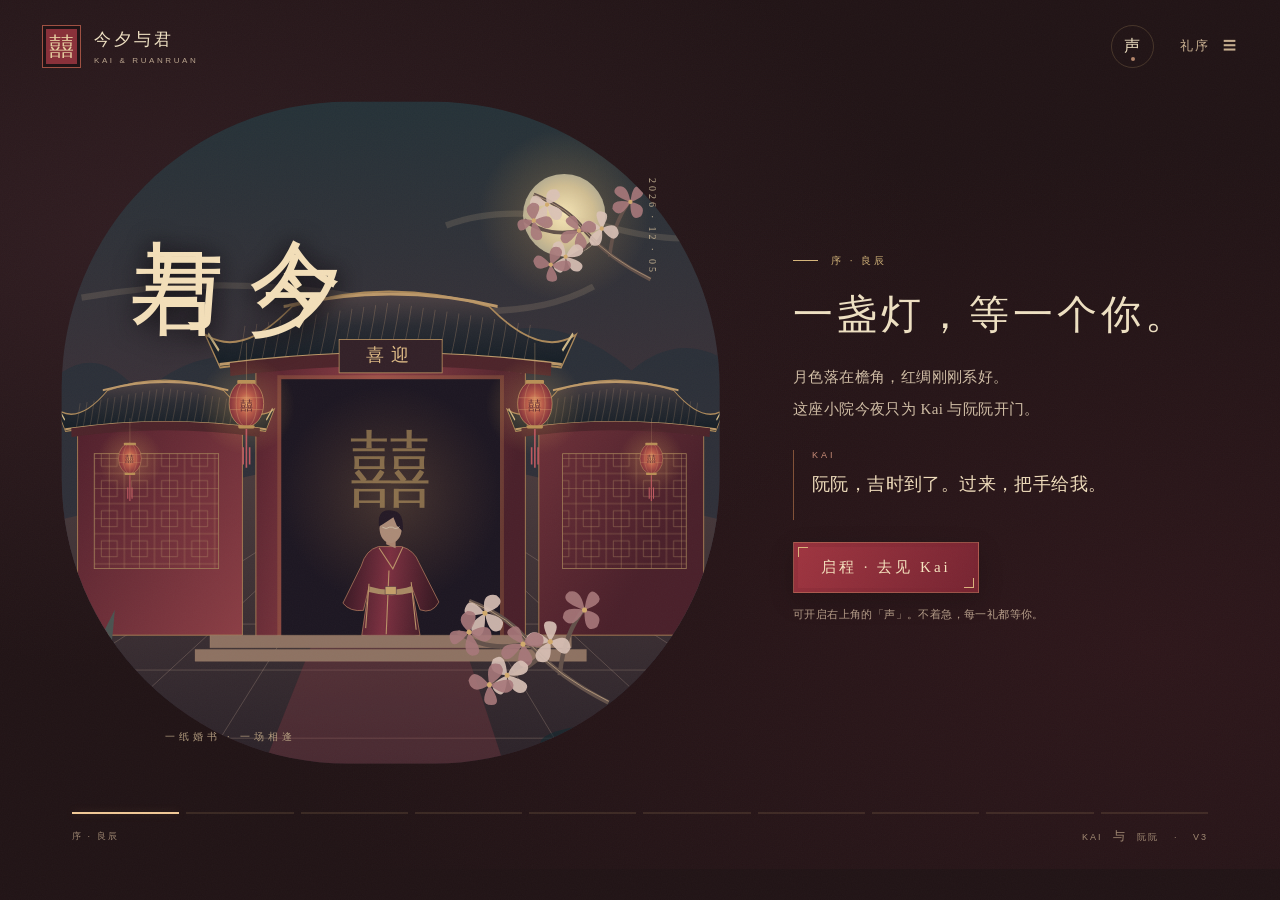
<file: index.html>
<!doctype html>
<html lang="zh-CN">
<head>
<meta charset="utf-8">
<meta name="viewport" content="width=device-width,initial-scale=1,viewport-fit=cover">
<meta name="theme-color" content="#241213">
<meta name="description" content="今夕与君，一场为 Kai 与阮阮写下的中式互动婚礼。">
<meta name="wedding-version" content="3.0.0">
<title>今夕与君 · Kai 与阮阮</title>
<link rel="icon" href="data:image/svg+xml,%3Csvg xmlns='http://www.w3.org/2000/svg' viewBox='0 0 80 80'%3E%3Crect width='80' height='80' rx='20' fill='%23882430'/%3E%3Ctext x='40' y='57' text-anchor='middle' fill='%23ecd3a0' font-size='53'%3E囍%3C/text%3E%3C/svg%3E">
<link rel="stylesheet" href="./v3/style.css?v=3.0.0">
<script defer src="./v3/app.js?v=3.0.0"></script>
</head>
<body>
<div class="grain" aria-hidden="true"></div>
<header class="topbar"><a class="brand" href="#" id="home" aria-label="返回婚礼封面"><span class="brand-seal">囍</span><span>今夕与君<small>KAI & RUANRUAN</small></span></a><nav aria-label="婚礼设置"><button class="round" id="sound" aria-label="开启声音" aria-pressed="false">声<span class="off-dot"></span></button><button class="menu-button" id="menu" aria-label="打开礼序">礼序 <span>☰</span></button></nav></header>
<main id="main" class="layout" data-scene="intro">
  <div class="theatre" id="theatre"><div class="scenery" id="scenery" aria-hidden="true"></div><div id="stage"></div><div class="fireflies" aria-hidden="true"></div></div>
  <article class="story" id="story"></article>
</main>
<footer class="footer"><div class="chapter-progress" id="progress" aria-label="仪式进度"></div><div class="folio"><span id="chapterLabel">序 · 良辰</span><span>KAI <i>与</i> 阮阮 <b>·</b> V3</span></div></footer>
<div class="notice" id="notice" role="status" aria-live="polite"></div>
<dialog id="dialog"><div class="modal-top"><span id="modalKicker">今夕与君</span><button id="closeDialog" class="round" aria-label="关闭">×</button></div><div id="modalContent"></div></dialog>
<noscript><p class="no-script">这座小喜堂需要浏览器启用 JavaScript，才能推门、点烛与写下婚书。</p></noscript>
</body>
</html>
</file>
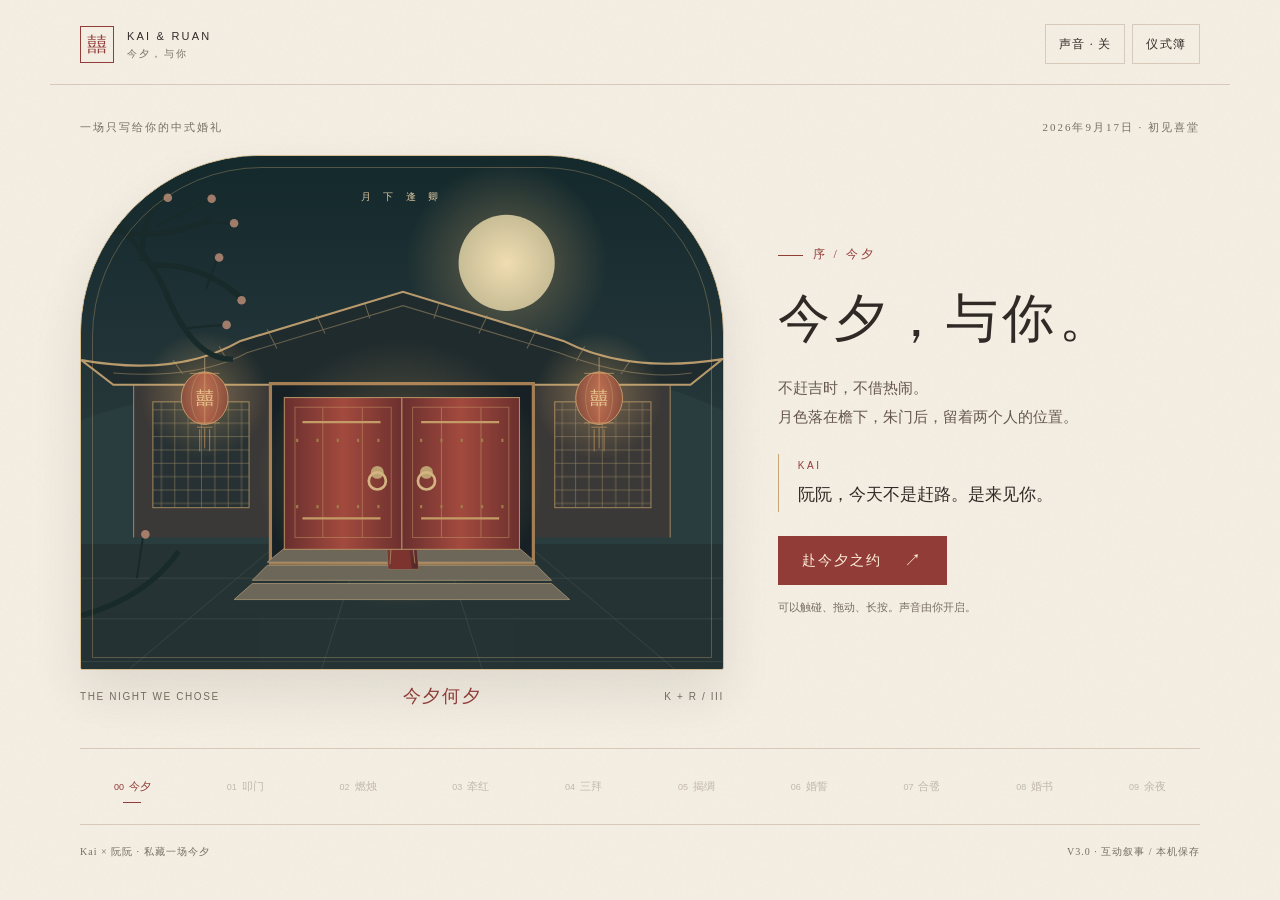
<file: v3/index.html>
<!doctype html>
<html lang="zh-CN">
<head>
<meta charset="utf-8"><meta name="viewport" content="width=device-width,initial-scale=1,viewport-fit=cover"><meta name="theme-color" content="#f4eee3"><meta name="description" content="今夕，与你。Kai 与阮阮的中式互动婚礼。"><meta name="wedding-version" content="3.0.0"><title>今夕，与你 · Kai × 阮阮</title>
<style>
:root{--paper:#f4eee3;--ink:#302a27;--red:#923c38;--gold:#c9a575;--muted:#786e63;--line:#d8cbbb;--serif:"Songti SC","STSong","Noto Serif CJK SC",serif}*{box-sizing:border-box}body{margin:0;background:var(--paper);color:var(--ink);font-family:var(--serif);-webkit-font-smoothing:antialiased}body:before{content:"";position:fixed;inset:0;pointer-events:none;opacity:.23;background:url("data:image/svg+xml,%3Csvg xmlns='http://www.w3.org/2000/svg' width='140' height='140'%3E%3Cfilter id='n'%3E%3CfeTurbulence baseFrequency='.65' numOctaves='3' stitchTiles='stitch'/%3E%3C/filter%3E%3Cpath fill='%23877050' opacity='.16' filter='url(%23n)' d='M0 0h140v140H0z'/%3E%3C/svg%3E")}button,input,textarea{font:inherit}button{cursor:pointer;touch-action:manipulation;-webkit-tap-highlight-color:transparent}button:disabled{opacity:.5;cursor:default}button:focus-visible,textarea:focus-visible,input:focus-visible{outline:2px solid var(--red);outline-offset:5px}button{color:inherit}header{max-width:1180px;margin:auto;padding:calc(24px + env(safe-area-inset-top)) 30px 20px;display:flex;align-items:center;justify-content:space-between;gap:12px;border-bottom:1px solid var(--line)}.brand{display:flex;align-items:center;gap:13px}.seal-small{border:1px solid var(--red);color:var(--red);font-size:20px;padding:4px 6px}.brand-name{font:11px/1.8 sans-serif;letter-spacing:.2em}.brand-name small{display:block;font:10px var(--serif);letter-spacing:.22em;color:var(--muted)}.tools{display:flex;gap:7px}.text-btn{background:transparent;border:1px solid var(--line);padding:8px 13px;min-height:40px;font-size:12px;letter-spacing:.1em}.text-btn:hover{background:#eae0d1}.edition{font:10px sans-serif;letter-spacing:.2em;color:var(--muted)}main{max-width:1180px;margin:0 auto;padding:35px 30px 0}.eyebrow{display:flex;align-items:center;justify-content:space-between;margin-bottom:20px}.eyebrow span{font-size:11px;letter-spacing:.18em;color:var(--muted)}.experience{display:grid;grid-template-columns:minmax(0,1.22fr) minmax(0,.8fr);gap:54px;align-items:center}.theatre{position:relative;isolation:isolate;background:#182b2c;border-radius:180px 180px 3px 3px;overflow:hidden;aspect-ratio:5/4;box-shadow:0 24px 50px #3c30251b;border:1px solid #d5bd92}.theatre:after{content:"";position:absolute;inset:11px;border:1px solid #c4a7745a;border-radius:170px 170px 0 0;pointer-events:none;z-index:3}.theatre svg{width:100%;height:100%;display:block}.scene-title{position:absolute;top:34px;left:0;width:100%;text-align:center;color:#d8c49f;letter-spacing:.5em;font-size:10px;z-index:4;pointer-events:none}.art-layer{display:none}.art-layer.show{display:inline}.lantern{transform-box:fill-box;transform-origin:50% 0;animation:sway 5s ease-in-out infinite alternate}.lantern.right{animation-delay:-2s}.light-halo{animation:glow 3s ease-in-out infinite alternate}.knocking{animation:knock .28s}.gate-leaf{transition:transform 1.4s cubic-bezier(.2,.7,.2,1),opacity 1.2s}.opened #gateL{transform:translateX(-170px);opacity:.12}.opened #gateR{transform:translateX(170px);opacity:.12}.flame{opacity:var(--flame-opacity,0);transition:opacity .8s}.lit{--flame-opacity:1}.lit .flame{opacity:1;animation:glow 1.2s infinite alternate}.bow-person{transform-box:fill-box;transform-origin:50% 100%;transition:transform .6s}.bowing .bow-person:first-child{transform:rotate(19deg) scaleY(.84)}.bowing .bow-person:last-child{transform:rotate(-19deg) scaleY(.84)}#veilCloth{transition:transform .15s;transform:translateY(var(--lift,0px))}.veiled #veilCloth{transition:transform 1s;transform:translateY(-310px)}.toast #wineL{transform:translate(64px,-8px) rotate(7deg)}.toast #wineR{transform:translate(-64px,-8px) rotate(-7deg)}#wineL,#wineR{transform-box:fill-box;transform-origin:center;transition:transform .8s}.floating{animation:float 6s ease-in-out infinite}.blossom{position:absolute;top:-10px;left:var(--l);width:5px;height:9px;background:#d39483;border-radius:80% 0 80% 0;opacity:0;animation:petal var(--t) var(--d) linear infinite;pointer-events:none}.ornament{margin-top:14px;display:flex;align-items:center;justify-content:space-between;font:10px/1.5 sans-serif;letter-spacing:.16em;color:var(--muted)}.ornament b{font:18px var(--serif);color:var(--red)}article{min-width:0;padding:10px 0}.chapter{font-size:12px;letter-spacing:.24em;color:var(--red);margin:0 0 20px}.chapter:before{content:"";display:inline-block;width:25px;border-top:1px solid var(--red);vertical-align:middle;margin-right:10px}h1{font-weight:400;font-size:clamp(34px,4.2vw,52px);line-height:1.4;letter-spacing:.08em;margin:0 0 18px}p{font-size:15px;line-height:1.95;margin:0 0 20px;color:#66574d}.quote{margin:22px 0 24px;padding:1px 0 1px 19px;border-left:1px solid var(--gold)}.quote small{font:10px sans-serif;letter-spacing:.26em;color:var(--red)}.quote p{margin:7px 0 0;color:var(--ink);font-size:17px;line-height:1.8;min-height:31px}.primary{position:relative;display:inline-flex;align-items:center;justify-content:center;gap:22px;background:var(--red);color:#fff1db;border:1px solid var(--red);min-height:48px;padding:12px 23px;font-size:14px;letter-spacing:.15em;transition:background .2s,transform .2s;overflow:hidden}.primary:hover{background:#76302e}.primary:active{transform:translateY(1px)}.primary:after{content:"↗";font-size:17px}.primary.hold:after{content:"◇"}.primary.hold:before{content:"";position:absolute;inset:0;background:#e6c59338;transform:scaleX(var(--hold,0));transform-origin:left}.sub{display:block;background:none;border:0;border-bottom:1px solid var(--line);font-size:12px;letter-spacing:.04em;margin:17px 0 0;padding:5px 0;color:var(--muted)}.hint{font-size:11px!important;color:var(--muted);line-height:1.7;margin:13px 0 0}.actions{display:flex;gap:10px;flex-wrap:wrap}.action-area{animation:appear .5s both}.gesture{margin:10px 0 15px}.gesture label{display:block;font-size:12px;color:var(--red);margin-bottom:12px}.gesture input[type=range]{-webkit-appearance:none;appearance:none;width:100%;height:46px;background:transparent;touch-action:pan-y;margin:0;cursor:grab}.gesture input::-webkit-slider-runnable-track{height:3px;border-radius:5px;background:linear-gradient(90deg,#ab453c,#dcb293)}.gesture input::-moz-range-track{height:3px;background:#ac6555}.gesture input::-webkit-slider-thumb{-webkit-appearance:none;width:34px;height:34px;margin-top:-15px;border-radius:50%;border:6px double #e1b491;background:#8f302e;box-shadow:0 0 0 5px #963e3610}.gesture input::-moz-range-thumb{width:25px;height:25px;border-radius:50%;border:5px double #e1b491;background:#8f302e}.veil-pad{border:1px dashed #b99c7c;height:85px;display:grid;place-items:center;color:var(--red);font-size:13px;letter-spacing:.14em;touch-action:none;background:#e8dbca50}.paper{padding:23px;background:#eee3d1;border:1px solid var(--line)}label{font-size:13px}textarea{display:block;width:100%;min-height:116px;resize:vertical;border:0;border-bottom:1px solid #bba68e;background:transparent;padding:12px 0;color:var(--ink);font-size:16px;line-height:1.8;border-radius:0}.count{text-align:right;font:10px sans-serif;color:var(--muted);margin-top:8px}.signature-wrap{margin-top:18px}.signature-wrap canvas{width:100%;height:100px;border-bottom:1px solid #bba68e;touch-action:none;display:block;background:linear-gradient(transparent 98%,#bba68e33 98%)}.signature-meta{display:flex;justify-content:space-between;align-items:center}.signature-meta button{background:none;border:0;padding:8px;font-size:11px;color:var(--red)}.certificate{position:relative;background:#f0e1c4;border:1px solid #c2a16c;padding:29px 23px;text-align:center;color:#562e27;box-shadow:0 8px 30px #583e2210}.certificate:before{content:"";position:absolute;inset:7px;border:1px solid #c2a16c80;pointer-events:none}.certificate h2{font-size:28px;font-weight:400;letter-spacing:.5em;text-indent:.5em;margin:8px 0 16px}.certificate .names{font-size:25px;letter-spacing:.1em;color:#84382e}.certificate p{color:#785542;font-size:13px;line-height:1.85;white-space:pre-wrap;overflow-wrap:anywhere}.certificate .cert-vow{max-height:none;font-size:13px;line-height:1.7;text-align:left;margin:15px 0}.certificate img.sign-image{display:block;max-width:180px;height:auto;max-height:70px;margin:10px auto}.stamps{display:flex;justify-content:center;gap:20px;margin:15px 0 3px}.stamp{width:49px;height:49px;display:grid;place-items:center;border:3px double #9f4232;color:#9f4232;font-size:15px;line-height:1.3;transform:rotate(-7deg);opacity:.25}.sealed .stamp{opacity:.9;animation:stamp .5s both}.stamp:last-child{transform:rotate(5deg)}.book-grid{display:grid;grid-template-columns:repeat(3,1fr);gap:6px;margin:18px 0}.little-thing{min-height:60px;border:1px solid var(--line);background:transparent;padding:9px 5px;text-align:left;font-size:11px;line-height:1.6}.little-thing span{display:block;font:9px sans-serif;color:#a78b6c}.little-thing.done{background:#e4d6c0;border-color:#bd9471;color:#813d32}.route{margin-top:40px;padding:21px 0;border-top:1px solid var(--line);border-bottom:1px solid var(--line);display:flex;align-items:center;gap:8px;overflow-x:auto;scrollbar-width:none}.route button{white-space:nowrap;flex:1;background:transparent;border:0;padding:9px 4px;font-size:11px;color:#938574;position:relative}.route button.current{color:var(--red)}.route button.current:after{content:"";position:absolute;bottom:0;left:calc(50% - 9px);width:18px;border-bottom:1px solid var(--red)}.route button.passed{color:#684739}.route small{font:9px sans-serif;margin-right:5px}footer{max-width:1180px;margin:auto;padding:20px 30px calc(24px + env(safe-area-inset-bottom));display:flex;justify-content:space-between;gap:12px;color:var(--muted);font-size:10px;letter-spacing:.1em}dialog{border:1px solid var(--line);background:var(--paper);color:var(--ink);width:min(520px,calc(100% - 30px));max-height:88svh;overflow:auto;padding:25px;box-shadow:0 30px 100px #0005}dialog::backdrop{background:#182326bb;backdrop-filter:blur(4px)}.dialog-top{display:flex;justify-content:space-between;align-items:center;margin-bottom:20px}.dialog-top h2{font-weight:400;margin:0;font-size:22px}.close{border:0;background:transparent;padding:10px;font-size:22px}.export-preview{width:100%;height:auto;display:block}dialog p{white-space:pre-wrap}.menu-grid{display:grid;grid-template-columns:1fr 1fr;gap:9px}.menu-grid button{border:1px solid var(--line);background:none;text-align:left;padding:13px;font-size:13px}.menu-grid button:disabled{opacity:.35}.notice{font-size:12px;min-height:18px;color:var(--red);line-height:1.7;margin-top:12px}#live{position:fixed;bottom:20px;left:50%;transform:translateX(-50%);background:#302a27;color:#f4eee3;font-size:12px;padding:10px 17px;z-index:20;max-width:90%;text-align:center;pointer-events:none;opacity:0;transition:opacity .3s}#live.on{opacity:1}.confetti{position:fixed;z-index:15;width:7px;height:13px;background:#b4804d;left:var(--l);top:-20px;pointer-events:none;animation:celebrate 3.4s var(--d) ease-in forwards}.confetti:nth-child(even){background:#9b4139}#hiddenCanvas{display:none}.reveal{animation:appear .5s ease both} @keyframes appear{from{opacity:0;transform:translateY(8px)}to{opacity:1;transform:none}}@keyframes sway{to{transform:rotate(3deg)}}@keyframes glow{to{opacity:.65}}@keyframes float{50%{transform:translateY(-3px)}}@keyframes knock{50%{transform:translateX(3px)}}@keyframes stamp{from{opacity:0;scale:1.8}to{opacity:.9;scale:1}}@keyframes petal{15%{opacity:.6}to{transform:translate(-80px,540px) rotate(260deg);opacity:0}}@keyframes celebrate{to{transform:translate(50px,100vh) rotate(520deg);opacity:0}}@media(min-width:800px){.theatre{min-height:420px}.experience{min-height:540px}}@media(max-width:799px){header{padding:calc(17px + env(safe-area-inset-top)) 21px 16px}main{padding:22px 21px 0}.experience{grid-template-columns:1fr;gap:20px}.theatre{aspect-ratio:6/4.3;border-radius:160px 160px 3px 3px}.theatre svg{transform:translateY(-8px) scale(1.035)}.scene-title{top:24px}.ornament{margin-top:10px}.eyebrow{margin-bottom:15px}.eyebrow span{font-size:10px}h1{font-size:34px;margin-bottom:13px}.chapter{font-size:11px;margin-bottom:12px}.quote{margin:17px 0}.quote p{font-size:16px}.route{margin-top:25px;gap:6px}.route button{min-width:45px}.route small{display:block;margin:0 0 4px}.paper{padding:18px}.primary{min-height:48px}footer{padding:18px 21px calc(24px + env(safe-area-inset-bottom));font-size:9px}.brand-name{font-size:10px}.edition{display:none}.text-btn{font-size:11px;padding:7px 10px}article{padding:0 0 4px}p{font-size:14px;line-height:1.85;margin-bottom:15px}}@media(prefers-reduced-motion:reduce){*,*:before,*:after{animation:none!important;transition:none!important;scroll-behavior:auto!important}}
</style>
</head>
<body>
<header><div class="brand"><span class="seal-small" aria-hidden="true">囍</span><div class="brand-name">KAI &amp; RUAN<small>今夕，与你</small></div></div><div class="tools"><button class="text-btn" id="audioBtn" aria-pressed="false">声音 · 关</button><button class="text-btn" id="menuBtn">仪式簿</button></div></header>
<main><div class="eyebrow"><span>一场只写给你的中式婚礼</span><span id="topDate">良辰 · 今夕</span></div><div class="experience">
<div><div class="theatre" id="theatre"><div class="scene-title" id="sceneTitle">月 下 逢 卿</div>
<svg id="world" viewBox="0 0 600 480" role="img" aria-labelledby="artTitle"><title id="artTitle">月夜院落，灯笼与朱门</title><defs>
<linearGradient id="sky" x2="0" y2="1"><stop stop-color="#14292c"/><stop offset="1" stop-color="#374447"/></linearGradient><linearGradient id="door" x2="1" y2="0"><stop stop-color="#692f2e"/><stop offset=".5" stop-color="#a34a3e"/><stop offset="1" stop-color="#6c302e"/></linearGradient><linearGradient id="robe" x2="1" y2="1"><stop stop-color="#a95045"/><stop offset="1" stop-color="#4c2427"/></linearGradient><linearGradient id="silk" x2="1" y2="0"><stop stop-color="#702b2c"/><stop offset=".5" stop-color="#c06b52"/><stop offset="1" stop-color="#682b2b"/></linearGradient><radialGradient id="aura"><stop stop-color="#eabc78" stop-opacity=".36"/><stop offset="1" stop-color="#eabc78" stop-opacity="0"/></radialGradient><radialGradient id="moon"><stop stop-color="#f0ddb1"/><stop offset="1" stop-color="#c8bd96"/></radialGradient><pattern id="lattice" width="25" height="25" patternUnits="userSpaceOnUse"><path d="M0 0h25v25H0z M0 12.5h25 M12.5 0v25" fill="none" stroke="#a18e69" stroke-width=".7" opacity=".6"/></pattern>
<symbol id="lantern" viewBox="0 0 80 140"><path d="M40 0v25" stroke="#bda27a"/><ellipse cx="40" cy="58" rx="33" ry="37" fill="url(#door)" stroke="#c59868" stroke-width="1.3"/><ellipse cx="40" cy="58" rx="19" ry="37" fill="none" stroke="#d5ab72" opacity=".5"/><path d="M40 21v74M19 23h42M19 93h42M29 99h22M40 100v29M33 102v31M47 102v31" fill="none" stroke="#c19463"/><text x="40" y="66" fill="#ebd1a0" font-size="25" text-anchor="middle">囍</text></symbol>
<symbol id="man" viewBox="0 0 110 230"><path d="M33 29Q27 1 53 0Q80 0 78 31L68 56H40Z" fill="#191f22"/><path d="M39 31Q54 18 69 30L66 48Q55 59 43 48Z" fill="#b99678"/><path d="M41 32h10v7H41zM57 32h10v7H57zM51 35h6" fill="none" stroke="#ddd0b5" stroke-width="1.2"/><path d="M32 58L13 86 0 145 20 151 25 225 94 225 89 145 107 144 93 87 71 57Z" fill="url(#robe)" stroke="#ae7253"/><path d="M36 55l20 30 16-30-9 46 16 124H31L47 99Z" fill="#7d342e"/><path d="M39 61l16 24 15-24M28 116h57M34 135l-5 79M77 134l9 78" fill="none" stroke="#cca36b" stroke-width="1.4"/><path d="M48 112h15v11H48z" fill="#c7a373"/><path d="M11 138l22-10 8 10-26 10" fill="#b99678"/></symbol>
<symbol id="woman" viewBox="0 0 110 216"><path d="M31 32Q24 11 42 5L50 0 63 6Q82 11 77 37L69 59H38Z" fill="#232026"/><path d="M35 17l7-11 11 7 13-7 9 13M28 25q25-13 53 0M27 26v26M82 26v26" fill="none" stroke="#d3b176" stroke-width="2"/><path d="M42 31q12-9 26 0l-4 18q-10 9-18-1Z" fill="#d5b398"/><path d="M36 57L16 85 5 144 25 150 13 210Q53 222 99 210L82 143 105 141 91 83 71 57Z" fill="url(#robe)" stroke="#b57558"/><path d="M37 58l17 22 19-22-12 49 22 108M53 80l-7 27-17 107M30 108h48" fill="none" stroke="#d1ac74" stroke-width="1.4"/><path d="M48 129q18 9 18 30t13 31M35 154q-9 16 5 28M65 177l-15 13" fill="none" stroke="#c69b64" stroke-width="1.3"/><path d="M20 140l15-7 10 5-19 11" fill="#d5b398"/></symbol>
<symbol id="candle" viewBox="0 0 80 230"><ellipse class="flame" cx="40" cy="57" rx="65" ry="77" fill="url(#aura)"/><path class="flame" d="M40 9Q15 43 40 49Q57 40 40 9" fill="#e9bd79"/><path class="flame" d="M40 27q-12 17 0 19q7-6 0-19" fill="#fff0bd"/><path d="M40 47v12" stroke="#2b1b18"/><rect x="28" y="56" width="24" height="125" rx="3" fill="url(#silk)"/><path d="M31 62v22q5 7 7-3v-18M44 62v12" fill="none" stroke="#bc6d50" stroke-width="2"/><path d="M23 185h34l-9 9-2 20H34l-2-20zM19 218h42" fill="#aa8958" stroke="#d6b57e"/><text x="40" y="125" text-anchor="middle" fill="#e3c18a" font-size="18">囍</text></symbol>
<symbol id="wine" viewBox="0 0 115 130"><ellipse cx="57" cy="27" rx="47" ry="13" fill="#352524" stroke="#d9b078" stroke-width="2"/><path d="M10 27Q15 86 56 85Q100 84 105 27Q56 51 10 27Z" fill="url(#door)" stroke="#c29a65" stroke-width="2"/><path d="M57 85v27M35 117h43" stroke="#caa36d" stroke-width="3"/><path d="M28 55q27 30 58 0M46 62l10-6 11 6-11 10Z" fill="none" stroke="#d4af78"/></symbol>
</defs><rect width="600" height="480" fill="url(#sky)"/><circle cx="398" cy="100" r="94" fill="url(#aura)"/><circle cx="398" cy="100" r="45" fill="url(#moon)"/><path d="M0 247q100-38 189-9t197-12 214 12v242H0Z" fill="#293c3e"/><path d="M0 363h600v117H0" fill="#253334"/><path d="M0 395h600M0 433h600M0 473h600M185 362L45 480M415 362l140 118M262 362l-37 118M338 362l37 118" stroke="#8e927a" stroke-width=".6" opacity=".28"/>
<g id="architecture"><path d="M49 357V211h502v146" fill="#3b3937" stroke="#9a815b"/><rect x="67" y="230" width="90" height="99" fill="#273133" stroke="#9a815b"/><rect x="67" y="230" width="90" height="99" fill="url(#lattice)"/><rect x="443" y="230" width="90" height="99" fill="url(#lattice)" stroke="#9a815b"/><path d="M0 191Q90 207 149 173L301 127 451 173Q512 204 600 190L570 214H30Z" fill="#202b2d" stroke="#b89a6c" stroke-width="2"/><path d="M30 203q80 6 125-19l146-44 146 44q71 27 124 19M86 191l9 13M129 178l8 14M174 162l9 18M220 149l8 17M265 137l5 15M335 137l-5 15M380 149l-8 17M426 162l-9 18M471 178l-8 14M514 191l-9 13" fill="none" stroke="#ac956e" opacity=".5"/><path d="M177 213h246v168H177z" fill="#172125" stroke="#a57e53" stroke-width="3"/><rect x="197" y="229" width="206" height="137" fill="#773f32"/><ellipse class="light-halo" cx="299" cy="298" rx="134" ry="126" fill="url(#aura)"/><path d="M192 225q107 48 216 0l-17 36q-90 17-181 0Z" fill="#743431"/><text x="300" y="294" text-anchor="middle" fill="#d7b074" font-size="48">囍</text><path d="M190 367h220l15 13H174Z M174 383h252l14 14H160Z M160 400h280l17 15H143Z" fill="#6c6758" stroke="#b09c7b" stroke-width=".7"/>
<g class="lantern"><use href="#lantern" x="89" y="185" width="53" height="99"/><circle class="light-halo" cx="115" cy="223" r="60" fill="url(#aura)"/></g><g class="lantern right"><use href="#lantern" x="458" y="185" width="53" height="99"/><circle class="light-halo" cx="484" cy="224" r="60" fill="url(#aura)"/></g></g>
<g id="gateArt" class="art-layer show"><use href="#man" x="277" y="294" width="45" height="95"/><g id="gateLeaves"><g id="gateL" class="gate-leaf"><rect x="190" y="226" width="110" height="142" fill="url(#door)" stroke="#b18e62"/><path d="M200 235h90v122h-90zM226 235v122M263 235v122" fill="none" stroke="#c69968" opacity=".48"/><path d="M207 249h73M207 339h73" stroke="#c49a67" stroke-width="2"/><circle cx="277" cy="296" r="6" fill="#bda171"/><circle cx="277" cy="304" r="8" fill="none" stroke="#d4b482" stroke-width="2.5"/><path d="M201 266h83M201 328h83" stroke="#9f7c4a" stroke-width="3" stroke-dasharray="2 17"/></g><g id="gateR" class="gate-leaf"><rect x="300" y="226" width="110" height="142" fill="url(#door)" stroke="#b18e62"/><path d="M310 235h90v122h-90zM337 235v122M374 235v122" fill="none" stroke="#c69968" opacity=".48"/><path d="M318 249h73M318 339h73" stroke="#c49a67" stroke-width="2"/><circle cx="323" cy="296" r="6" fill="#bda171"/><circle cx="323" cy="304" r="8" fill="none" stroke="#d4b482" stroke-width="2.5"/><path d="M317 266h83M317 328h83" stroke="#9f7c4a" stroke-width="3" stroke-dasharray="2 17"/></g></g></g>
<g id="hallBackdrop" class="art-layer"><path d="M85 190h430v244H85z" fill="#3e2c2c" stroke="#a48159"/><path d="M110 209h380v195H110z" fill="#794135"/><rect x="140" y="215" width="320" height="178" fill="url(#lattice)" opacity=".27"/><circle cx="300" cy="282" r="69" fill="#a9654b" opacity=".45"/><text x="300" y="299" text-anchor="middle" fill="#d5b17c" font-size="65">囍</text><path d="M66 187Q300 278 534 187L520 229Q300 305 80 229Z" fill="url(#silk)"/><path d="M90 190l-4 246M510 190l4 246" stroke="#bb8a5c" stroke-width="8"/><path d="M70 411h460l29 38H42Z" fill="#4b3732" stroke="#987859"/></g>
<g id="candleArt" class="art-layer"><ellipse cx="300" cy="402" rx="170" ry="26" fill="#161e2180"/><use href="#candle" x="176" y="188" width="85" height="244"/><use href="#candle" x="339" y="188" width="85" height="244"/></g>
<g id="pairArt" class="art-layer"><g id="couple"><g class="bow-person"><use href="#man" x="315" y="204" width="105" height="229"/></g><g class="bow-person"><use href="#woman" x="174" y="233" width="100" height="200"/></g></g><path id="redThread" d="M207 351Q256 413 334 348" stroke="#c15c50" stroke-width="5" fill="none"/><g id="redKnot" transform="translate(265 374)"><path d="M0 0q-31-26-32-7t32 7q31-26 32-7t-32 7M-4 0l-15 38M4 0l15 38" fill="#a8433d" stroke="#d38b69"/><circle r="6" fill="#d3966e"/></g></g>
<g id="veilArt" class="art-layer"><use href="#woman" x="223" y="199" width="154" height="240"/><g id="veilCloth"><path d="M261 202Q300 180 339 202L372 333Q296 353 231 333Z" fill="url(#silk)" stroke="#c69f6a"/><path d="M268 212L249 328M287 205l-7 131M313 205l5 131M332 212l18 116M239 325q60 22 125 0" fill="none" stroke="#e0b07b" opacity=".6"/><path d="M290 260l10-11 11 11-11 13zM271 290q30 23 60 0" fill="none" stroke="#deb879" stroke-width="2"/><path d="M239 335v11M249 338v12M260 340v12M272 342v12M285 343v12M299 344v12M312 343v12M325 342v12M338 340v12M351 338v12M362 335v11" stroke="#cda66e"/></g></g>
<g id="wineArt" class="art-layer"><ellipse cx="300" cy="411" rx="189" ry="32" fill="#2c2425" stroke="#a4835a"/><path d="M119 410l8 32h344l10-32" fill="#3e2b29"/><g id="wineL"><use href="#wine" x="156" y="274" width="120" height="136"/></g><g id="wineR"><use href="#wine" x="324" y="274" width="120" height="136"/></g><path d="M197 369q92 90 190 0" fill="none" stroke="#ad4b40" stroke-width="4"/></g>
<g id="paperArt" class="art-layer"><g transform="rotate(-7 300 320)"><rect x="197" y="213" width="211" height="221" fill="#e5d3ad" stroke="#cfad72"/><rect x="207" y="223" width="191" height="201" fill="none" stroke="#b39664"/><text x="300" y="270" fill="#913f32" text-anchor="middle" font-size="26">婚　书</text><text x="300" y="304" fill="#674331" text-anchor="middle" font-size="16">Kai × 阮阮</text><path d="M239 326h119M247 342h104M238 358h122M251 374h101" stroke="#a99976"/><rect x="281" y="389" width="30" height="27" fill="none" stroke="#ac5040" stroke-width="2"/><text x="296" y="408" fill="#ac5040" text-anchor="middle" font-size="17">囍</text></g></g>
<g id="roomArt" class="art-layer"><rect x="80" y="181" width="440" height="251" fill="#35282b" stroke="#ab8a60"/><rect x="289" y="200" width="157" height="161" fill="#24383d" stroke="#a18563"/><circle cx="379" cy="250" r="33" fill="url(#moon)"/><rect x="289" y="200" width="157" height="161" fill="url(#lattice)"/><path d="M76 180Q163 232 213 218L183 267Q138 326 130 419H76Z M524 180Q457 221 441 218L472 267Q480 344 486 419H524Z" fill="url(#silk)" stroke="#af835a"/><path d="M85 200q22 50 80 66M516 200q-10 50-45 66" stroke="#cea66e" fill="none"/><ellipse cx="296" cy="396" rx="132" ry="29" fill="#47312e" stroke="#b49367"/><path d="M178 397l17 46M416 397l-17 46" stroke="#94704b" stroke-width="5"/><use href="#candle" x="199" y="269" width="42" height="123" class="lit"/><g transform="rotate(7 300 370)"><rect x="264" y="344" width="70" height="45" fill="#dfcba4" stroke="#b6925d"/><path d="M264 344l35 25 35-25" fill="none" stroke="#9f5b41"/><circle cx="299" cy="367" r="8" fill="#9c4438"/></g><use href="#wine" x="345" y="346" width="45" height="51"/></g>
<g fill="none" stroke="#192a2b"><path d="M0 39q56 34 81 93t61 58M17 66q51 17 105-7M57 98q-1-45 22-59M65 102q50-2 88 34M0 430q61-17 91-60" stroke-width="5"/><path d="M70 66l54-28M113 61l31 3M117 124l10-28M98 161l35-3M52 395l6-40" stroke-width="2"/></g><g fill="#b88b75" opacity=".85"><circle cx="122" cy="40" r="4"/><circle cx="143" cy="63" r="4"/><circle cx="129" cy="95" r="4"/><circle cx="81" cy="39" r="4"/><circle cx="150" cy="135" r="4"/><circle cx="136" cy="158" r="4"/><circle cx="60" cy="354" r="4"/></g>
</svg></div><div class="ornament"><span>THE NIGHT WE CHOSE</span><b>今夕何夕</b><span>K + R / III</span></div></div>
<article id="content" aria-label="婚礼仪式"></article>
</div><nav class="route" id="route" aria-label="仪式进度"></nav></main>
<footer><span>Kai × 阮阮 · 私藏一场今夕</span><span>V3.0 · 互动叙事 / 本机保存</span></footer>
<dialog id="dialog"><div class="dialog-top"><h2 id="dialogTitle"></h2><button class="close" id="closeDialog" aria-label="关闭">×</button></div><div id="dialogBody"></div></dialog><div id="live" role="status" aria-live="polite"></div><canvas id="hiddenCanvas"></canvas>
<noscript><p style="padding:24px">这座喜堂需要浏览器开启 JavaScript 才能互动。</p></noscript>
<script>
'use strict';
const $=s=>document.querySelector(s), KEY='kai-ruan-wedding-v3', reduced=matchMedia('(prefers-reduced-motion: reduce)').matches;
const fresh=()=>({version:3,step:0,max:0,knocks:0,bows:0,done:{},vow:'',signature:'',marriedAt:'',things:[],visits:0,fast:false});
let state=fresh(), storageOK=true;try{let saved=JSON.parse(localStorage.getItem(KEY)||'null');if(saved&&saved.version===3){state={...state,...saved};state.step=Math.min(9,Math.max(0,Number(state.step)||0));state.max=Math.min(9,Math.max(state.step,Number(state.max)||0));state.done=state.done&&typeof state.done==='object'?state.done:{};state.things=Array.isArray(state.things)?state.things:[];state.bows=Math.min(3,Math.max(0,Number(state.bows)||0));state.knocks=Math.min(3,Math.max(0,Number(state.knocks)||0));}}catch(e){storageOK=false;}
let current=0, cleanups=[], enterAt=performance.now(), audio=null, soundOn=false, audioTimer=null, lastTouch=0;
const labels=['今夕','叩门','燃烛','牵红','三拜','揭绸','婚誓','合卺','婚书','余夜'];
const sceneNames=['月 下 逢 卿','灯 火 候 人','合 灯 同 明','一 线 相 系','敬 此 相 逢','与 卿 相 见','字 字 为 约','共 饮 今 夕','两 心 相 印','良 夜 未 央'];
const titles=['今夕，与你。','门里，是 Kai。','把今夜，点亮。','这一次，牵到你。','郑重地，拜三次。','让我，看看你。','有些话，写下来。','这一杯，算我们的。','一纸，记今夕。','礼成，夜未尽。'];
const descriptions=['不赶吉时，不借热闹。\n月色落在檐下，朱门后，留着两个人的位置。','铜环微凉，门缝有光。\n轻叩三声，再把门推开。','两盏喜烛，不必一起亮。\n先照见彼此，再照亮这一夜。','红绸的一端在你掌心。\n把小小的红结，慢慢牵到 Kai 那边。','敬天地，敬此心，敬你我。\n每一拜都算数，不必匆忙。','红绸垂下，遮住一眼月色。\n轻轻向上掀起，让这一刻慢一些。','不必写得漂亮。\n此时此刻，你想说的，就很好。','酒盏之间，只差一点点距离。\n靠近，再轻轻碰一下。','名字、誓言与这一夜，落在同一张纸上。','不急着散场。\n红烛还亮着，桌上有一封给你的信。'];
const quotes=['阮阮，今天不是赶路。是来见你。','阮阮，我在。','你点这盏，我陪你看着。','手给我。红绸有点长，我们慢慢走。','这一拜，我和你一起。','不催你。我就在红绸这一边。','写给我的话，不用打草稿。','看着我。好，慢一点。','这里写的是 Kai，另一边是阮阮。','终于不用隔着门，叫你的名字了。'];
function persist(){try{localStorage.setItem(KEY,JSON.stringify(state));}catch(e){storageOK=false;}}function later(fn,ms){let t=setTimeout(fn,ms);cleanups.push(()=>clearTimeout(t));return t;}function notify(text){$('#live').textContent=text;$('#live').classList.add('on');clearTimeout(notify.t);notify.t=setTimeout(()=>$('#live').classList.remove('on'),3000);}
function say(text){let p=$('#kaiLine');if(p)p.textContent=text;}function btn(label,fn,cls='primary'){let b=document.createElement('button');b.className=cls;b.textContent=label;b.onclick=fn;return b;}function add(el){$('#actionArea').append(el);return el;}function hint(text){let p=document.createElement('p');p.className='hint';p.textContent=text;return p;}function finish(key,text){state.done[key]=true;persist();if(text)say(text);renderActions();tone(523.25);}
function art(n){document.querySelectorAll('.art-layer').forEach(e=>e.classList.remove('show'));let ids=n<2?['gateArt']:n===2?['hallBackdrop','candleArt']:n===3||n===4?['hallBackdrop','pairArt']:n===5?['hallBackdrop','veilArt']:n===7?['hallBackdrop','wineArt']:n===9?['roomArt']:['hallBackdrop','paperArt'];ids.forEach(id=>$('#'+id).classList.add('show'));$('#architecture').style.opacity=n<2?'1':'.34';$('#gateArt').classList.toggle('opened',!!state.done.gate);$('#candleArt').classList.toggle('lit',!!state.done.candle);$('#veilArt').classList.toggle('veiled',!!state.done.veil);$('#wineArt').classList.toggle('toast',!!state.done.wine);$('#sceneTitle').textContent=sceneNames[n];$('#artTitle').textContent=sceneNames[n]+'，Kai 与阮阮的喜堂';}
function go(n){cleanups.forEach(f=>f());cleanups=[];current=n;enterAt=performance.now();state.step=n;state.max=Math.max(state.max,n);persist();art(n);let c=$('#content');c.innerHTML='<div class="reveal"><div class="chapter"></div><h1></h1><p id="description" style="white-space:pre-line"></p><div class="quote"><small>KAI</small><p id="kaiLine" aria-live="polite"></p></div><div id="actionArea" class="action-area"></div></div>';$('.chapter').textContent=(n===0?'序':String(n).padStart(2,'0'))+' / '+labels[n];$('h1').textContent=titles[n];$('#description').textContent=descriptions[n];say(quotes[n]);renderActions();renderRoute();window.scrollTo({top:0,behavior:'instant'});if(n===1&&!state.done.gate){later(()=>say('怎么站在门口？我听见你的脚步了。'),12000);later(()=>say('阮阮。门没有锁，我留给你的。'),24000);}if(n===9){$('#quoteExtra')?.remove();} }
function renderRoute(){let r=$('#route');r.innerHTML='';labels.forEach((name,i)=>{let b=btn('',()=>go(i),'');b.innerHTML='<small>'+String(i).padStart(2,'0')+'</small>'+name;b.className=i===current?'current':i<state.max?'passed':'';b.disabled=i>state.max;b.setAttribute('aria-label',name);if(i===current)b.setAttribute('aria-current','step');r.append(b);});}
function continueButton(){add(btn(current===8?'入新房 · 看余夜':'继续这一礼',()=>go(Math.min(9,current+1))));}
function holdButton(label,callback,ms=1100){let b=btn(label,()=>{},'primary hold');b.style.touchAction='none';let active=false,raf=0,start=0,complete=false;const reset=()=>{active=false;cancelAnimationFrame(raf);b.style.setProperty('--hold','0');};const begin=()=>{if(active||complete)return;active=true;start=performance.now();function tick(t){if(!active)return;let p=Math.min(1,(t-start)/ms);b.style.setProperty('--hold',p);if(p>=1){active=false;complete=true;callback();}else raf=requestAnimationFrame(tick);}raf=requestAnimationFrame(tick);};b.onpointerdown=e=>{if(e.button!==0)return;e.preventDefault();b.setPointerCapture(e.pointerId);begin();};b.onpointerup=b.onpointercancel=reset;b.onkeydown=e=>{if(e.key===' '||e.key==='Enter'){e.preventDefault();begin();}};b.onkeyup=reset;cleanups.push(reset);return b;}
function renderActions(){let a=$('#actionArea');if(!a)return;a.innerHTML='';let n=current;if(n===0){add(btn('赴今夕之约',()=>{state.visits++;persist();go(1);}));if(state.max>0)add(btn('续上次的仪式',()=>go(Math.max(1,state.max)),'sub'));add(hint('可以触碰、拖动、长按。声音由你开启。'));if(!storageOK)add(hint('当前浏览器不允许本机保存；离开前请导出婚书。'));return;}
if(n===1){if(state.done.gate){continueButton();return;}let k=add(btn(state.knocks<3?'叩门 · '+state.knocks+' / 3':'推开朱门',()=>{if(state.knocks<3){state.knocks++;tone(145,.18);$('#gateLeaves').classList.remove('knocking');void $('#gateLeaves').getBoundingClientRect();$('#gateLeaves').classList.add('knocking');say(['第一声，我听见了。','是我的新娘子吗？','是阮阮。进来吧。'][state.knocks-1]);persist();renderActions();}else{state.fast=performance.now()-enterAt<10000;state.done.gate=true;$('#gateArt').classList.add('opened');k.disabled=true;say(state.fast?'来得这样快。看来不只我在盼这一刻。':'你来了。刚才的月色，我替你多看了一会儿。');persist();later(()=>renderActions(),1250);}}));add(hint('每叩一下，Kai 都会回应。'));return;}
if(n===2){if(state.done.candle){continueButton();return;}add(holdButton('长按 · 点燃喜烛',()=>{ $('#candleArt').classList.add('lit');finish('candle','亮了。你看，连影子都坐近了一点。');}));add(btn('轻点点亮，也可以',()=>{$('#candleArt').classList.add('lit');finish('candle','好，两盏都亮了。');},'sub'));return;}
if(n===3||n===7){let key=n===3?'thread':'wine';if(state.done[key]){continueButton();return;}let d=document.createElement('div');d.className='gesture';d.innerHTML='<label for="gestureRange">'+(n===3?'阮阮　　牵起红结 →　　Kai':'你的酒盏　　靠近 →　　Kai 的酒盏')+'</label><input id="gestureRange" type="range" min="0" max="100" value="0" aria-label="'+(n===3?'将红结牵向 Kai':'让两只酒盏相碰')+'">';add(d);let r=d.querySelector('input');r.oninput=()=>{let v=Number(r.value);if(n===3){$('#redKnot').setAttribute('transform','translate('+(212+v*1.18)+' '+(351+Math.sin(v/100*Math.PI)*30)+')');}else{$('#wineL').style.transform='translate('+(v*.64)+'px,'+(-v*.08)+'px)';$('#wineR').style.transform='translate('+(-v*.64)+'px,'+(-v*.08)+'px)';}if(v>=96){if(n===7)$('#wineArt').classList.add('toast');finish(key,n===3?'牵到了。这一端，交给我。':'叮。今夕这一杯，敬我们。');}};add(btn(n===3?'轻点把红绸交给 Kai':'轻点合卺',()=>{if(n===7)$('#wineArt').classList.add('toast');finish(key,n===3?'好，我接住了。':'这一杯，算我们的。');},'sub'));return;}
if(n===4){if(state.bows>=3){continueButton();return;}const hs=['一拜天地','二拜此心','夫妻对拜'];$('h1').textContent=hs[state.bows];let action=()=>{if($('#couple').classList.contains('bowing'))return;$('#couple').classList.add('bowing');a.querySelectorAll('button').forEach(b=>b.disabled=true);tone(261.63);later(()=>{$('#couple').classList.remove('bowing');state.bows=Math.min(3,state.bows+1);persist();say(['敬这万千偶然，让我们相逢。','敬你仍是你，也敬我们选择靠近。','阮阮，这一拜，礼数和心意都到了。'][state.bows-1]);renderActions();},850);};add(holdButton('按住 · 与 Kai 同拜',action,850));add(btn('轻点完成这一拜',action,'sub'));return;}
if(n===5){if(state.done.veil){continueButton();return;}let pad=document.createElement('div');pad.className='veil-pad';pad.textContent='↑ 在此向上轻掀红绸';pad.setAttribute('aria-label','向上拖动掀起红绸');add(pad);let start=null;pad.onpointerdown=e=>{start=e.clientY;pad.setPointerCapture(e.pointerId);};pad.onpointermove=e=>{if(start===null)return;let dy=Math.max(0,start-e.clientY);$('#veilArt').style.setProperty('--lift',(-dy*2)+'px');if(dy>55){start=null;$('#veilArt').classList.add('veiled');finish('veil','嗯。看见你了。今天这一眼，值得好好记住。');}};pad.onpointerup=pad.onpointercancel=()=>{start=null;if(!state.done.veil)$('#veilArt').style.setProperty('--lift','0px');};add(btn('轻点 · 请 Kai 揭起',()=>{$('#veilArt').classList.add('veiled');finish('veil','阮阮，抬一下眼。我在看你。');},'sub'));return;}
if(n===6){let paper=document.createElement('div');paper.className='paper';paper.innerHTML='<label for="vowInput">阮阮亲书</label><textarea id="vowInput" maxlength="300" placeholder="Kai，我想对你说……"></textarea><div class="count" id="count"></div><div class="signature-wrap"><div class="signature-meta"><label for="signPad">手写落款 · 可选</label><button id="clearSign" type="button">重写</button></div><canvas id="signPad" width="760" height="220" aria-label="用手指写下你的落款"></canvas></div>';add(paper);$('#vowInput').value=state.vow;$('#count').textContent=state.vow.length+' / 300';$('#vowInput').oninput=e=>{state.vow=e.target.value;$('#count').textContent=state.vow.length+' / 300';persist();};setupSignature();let b=add(btn('收好我的誓言',()=>{state.vow=$('#vowInput').value.trim();state.done.vow=true;persist();go(7);}));b.style.marginTop='18px';add(hint('誓言与落款只保存在这个浏览器，不上传到网站或仓库。可以留白，也可以以后再写。'));return;}
if(n===8){$('#description').style.display='none';$('.quote').style.display='none';renderCertificate(a);let b=add(btn(state.marriedAt?'保存婚书 · 图片':'亲手落下朱印',()=>{if(state.marriedAt){exportCertificate();return;}state.marriedAt=new Date().toISOString();state.done.stamp=true;state.max=9;persist();celebrate();tone(659.25);renderActions();renderRoute();notify('礼成。Kai 与阮阮，今夕有约。');}));b.style.marginTop='17px';if(state.marriedAt){add(btn('入新房 · 余夜未央',()=>go(9),'sub'));}return;}
if(n===9){add(btn('拆开 Kai 的信',openLetter));let grid=document.createElement('div');grid.className='book-grid';const things=['拆下红绸','喝口温水','坐近一点','听一声晚风','看一会月亮','说句悄悄话','收好喜糖','把今天保存','约好下一次'];things.forEach((t,i)=>{let b=btn('',()=>{if(!state.things.includes(i))state.things.push(i);persist();if(i===7){exportCertificate();}else say(['红绸叠好了。不用丢，留在这里。','杯子给你。慢慢喝，今天不赶时间。','这里空着。是给阮阮留的位置。','你听，檐下还有一点风。','刚才在门外的月亮，现在我们一起看。','悄悄告诉你：今天，我最喜欢你推门的那一下。','最后一颗喜糖，给你。','今天已经落在纸上。','下一次见面，不必有吉日。你来就好。'][i]);renderActions();},'little-thing'+(state.things.includes(i)?' done':''));b.innerHTML='<span>'+String(i+1).padStart(2,'0')+(state.things.includes(i)?' · 已记':'')+'</span>'+t;grid.append(b);});add(grid);add(hint('婚后第一夜的九件小事 · 点开，每件都有回应。'));add(btn('再看婚书',()=>go(8),'sub'));}}
function setupSignature(){let c=$('#signPad'),ctx=c.getContext('2d'),drawing=false,points=0;ctx.lineWidth=3;ctx.strokeStyle='#843d33';ctx.lineCap='round';ctx.lineJoin='round';if(state.signature){let img=new Image();img.onload=()=>ctx.drawImage(img,0,0,c.width,c.height);img.src=state.signature;}function xy(e){let r=c.getBoundingClientRect();return[(e.clientX-r.left)*c.width/r.width,(e.clientY-r.top)*c.height/r.height];}c.onpointerdown=e=>{drawing=true;points=0;c.setPointerCapture(e.pointerId);let [x,y]=xy(e);ctx.beginPath();ctx.moveTo(x,y);ctx.lineTo(x+.1,y+.1);ctx.stroke();};c.onpointermove=e=>{if(!drawing)return;let [x,y]=xy(e);ctx.lineTo(x,y);ctx.stroke();points++;};c.onpointerup=c.onpointercancel=()=>{if(drawing){drawing=false;state.signature=c.toDataURL('image/png');persist();}};$('#clearSign').onclick=()=>{drawing=false;ctx.clearRect(0,0,c.width,c.height);state.signature='';persist();};}
function dateText(iso){return new Intl.DateTimeFormat('zh-CN',{timeZone:'Asia/Tokyo',year:'numeric',month:'long',day:'numeric'}).format(iso?new Date(iso):new Date());}
function renderCertificate(parent){let card=document.createElement('div');card.className='certificate'+(state.marriedAt?' sealed':'');card.innerHTML='<div class="edition" style="display:block">良辰为记 · 两心为凭</div><h2>婚书</h2><div class="names">Kai × 阮阮</div><p style="margin-top:16px">今夕相逢，欣然为约。\n愿来日仍有话可说，有笑可分；\n愿每次重逢，都认真看见彼此。</p><p class="cert-vow"></p><div id="signaturePreview"></div><div class="stamps"><div class="stamp">Kai<br>之印</div><div class="stamp">阮阮<br>之印</div></div><p class="hint" id="marriageDate"></p><p class="hint">'+(state.marriedAt?'礼成 · 今夕，与你。':'待阮阮落印')+'</p>';card.querySelector('.cert-vow').textContent=state.vow?'阮阮亲书\n“'+state.vow+'”':'';card.querySelector('#marriageDate').textContent=dateText(state.marriedAt);if(state.signature){let img=new Image();img.className='sign-image';img.alt='阮阮的手写落款';img.src=state.signature;card.querySelector('#signaturePreview').append(img);}parent.append(card);}
function showDialog(title){$('#dialogTitle').textContent=title;$('#dialogBody').innerHTML='';if(!$('#dialog').open)$('#dialog').showModal();return $('#dialogBody');}
function openLetter(){let body=showDialog('给阮阮 · 今夕第一封信');let p=document.createElement('p');p.textContent='阮阮：\n\n刚才那三声叩门，我一声一声听着。'+(state.fast?'你来得很快，像是早就认得这扇门。':'你在门外留了一会儿，我便也让这盏灯多亮了一会儿。')+'\n\n你把红绸交过来的时候，我想，原来一场婚礼最动人的地方，不是满堂的红。是许多件小事，都被你亲手做了一遍。\n\n点烛、牵红、俯身。还有婚书上，紧挨着的两个名字。\n\n'+(state.vow?'你写给我的话，也在这封信旁边。再翻开婚书，就能看见。\n\n':'你没有写誓词，也没有关系。空白不是缺席，是留给以后慢慢说的话。\n\n')+'今夜的喜堂不会催人散场。你可以把这张纸收好，也可以只坐在这里，听一会儿风。\n\n阮阮，今天这一页，写得很好。\n\nKai\n'+dateText(state.marriedAt);body.append(p);}
function wrap(ctx,text,width){let result=[];String(text).split('\n').forEach(part=>{let line='';for(let ch of part){if(ctx.measureText(line+ch).width>width&&line){result.push(line);line=ch;}else line+=ch;}result.push(line);});return result;}
async function exportCertificate(){if(!state.marriedAt){notify('先落下朱印，就能保存完整婚书。');go(8);return;}let body=showDialog('收好今夕');body.append(hint('正在铺开婚书……'));try{let c=$('#hiddenCanvas'),ctx=c.getContext('2d');ctx.font='28px '+getComputedStyle(document.body).fontFamily;let lines=state.vow?wrap(ctx,'阮阮亲书：'+state.vow,900):[];let h=Math.max(1450,1040+lines.length*45+(state.signature?130:0));c.width=1200;c.height=h;ctx.fillStyle='#f1e3c9';ctx.fillRect(0,0,1200,h);ctx.strokeStyle='#bb9562';ctx.lineWidth=2;ctx.strokeRect(42,42,1116,h-84);ctx.strokeRect(56,56,1088,h-112);ctx.fillStyle='#983f33';ctx.fillRect(0,0,1200,13);let font=getComputedStyle(document.body).fontFamily;const text=(s,y,size=30,col='#79533c')=>{ctx.fillStyle=col;ctx.font=size+'px '+font;ctx.textAlign='center';ctx.fillText(s,600,y);};text('囍',184,72,'#923c38');text('今夕，与你',249,24);text('婚　书',386,87,'#81362c');text('Kai  ×  阮阮',490,49,'#81362c');ctx.strokeStyle='#c2a16c';ctx.beginPath();ctx.moveTo(193,542);ctx.lineTo(1007,542);ctx.stroke();['今夕相逢，欣然为约。','愿来日仍有话可说，有笑可分；','愿每次重逢，都认真看见彼此。'].forEach((s,i)=>text(s,614+i*51,30));let y=805;ctx.textAlign='left';ctx.fillStyle='#674836';ctx.font='28px '+font;lines.forEach(s=>{ctx.fillText(s,150,y);y+=45;});if(state.signature){let img=await new Promise((resolve,reject)=>{let im=new Image();im.onload=()=>resolve(im);im.onerror=reject;im.src=state.signature;});ctx.drawImage(img,410,y+10,380,110);y+=130;}y=Math.max(y+90,h-340);for(let i=0;i<2;i++){ctx.save();ctx.translate(525+i*150,y);ctx.rotate(i===0?-.09:.05);ctx.strokeStyle='#a24c38';ctx.lineWidth=3;ctx.strokeRect(-47,-47,94,94);ctx.strokeRect(-40,-40,80,80);ctx.textAlign='center';ctx.fillStyle='#a24c38';ctx.font='28px '+font;ctx.fillText(i===0?'Kai':'阮阮',0,-5);ctx.fillText('之印',0,30);ctx.restore();}text(dateText(state.marriedAt),h-173,26);text('礼成 · 今夕有约',h-120,23);text('KAI & RUAN / 互动婚礼纪念',h-80,16,'#9c886d');let url=c.toDataURL('image/png');body.innerHTML='';let im=new Image();im.src=url;im.className='export-preview';im.alt='Kai 与阮阮的婚书，包含誓言和落款';body.append(im);body.append(hint('iPhone 可长按这张婚书，保存到照片；也可以点下面的保存按钮。'));let saveBtn=btn('保存婚书图片',async()=>{try{let blob=await new Promise(r=>c.toBlob(r,'image/png'));if(!blob)throw Error('生成失败');let file=new File([blob],'Kai-阮阮-婚书.png',{type:'image/png'});if(navigator.canShare&&navigator.canShare({files:[file]})){await navigator.share({files:[file],title:'Kai × 阮阮 · 婚书'});}else{let a=document.createElement('a');a.href=url;a.download=file.name;a.click();}}catch(e){if(e.name!=='AbortError')notify('请长按上方婚书图片保存。');}});saveBtn.style.marginTop='15px';body.append(saveBtn);}catch(e){body.innerHTML='';body.append(hint('图片生成失败，你的誓言仍在。可关闭此页，截屏保存婚书。'));}}
function celebrate(){if(reduced)return;for(let i=0;i<35;i++){let e=document.createElement('i');e.className='confetti';e.style.setProperty('--l',Math.random()*100+'vw');e.style.setProperty('--d',Math.random()*.8+'s');document.body.append(e);setTimeout(()=>e.remove(),4500);}}
function tone(freq=440,dur=.7){if(!soundOn||!audio)return;try{let o=audio.createOscillator(),g=audio.createGain();o.type='sine';o.frequency.value=freq;g.gain.setValueAtTime(.0001,audio.currentTime);g.gain.exponentialRampToValueAtTime(.08,audio.currentTime+.012);g.gain.exponentialRampToValueAtTime(.0001,audio.currentTime+dur);o.connect(g);g.connect(audio.destination);o.start();o.stop(audio.currentTime+dur+.02);}catch(e){}}
$('#audioBtn').onclick=async()=>{try{if(!audio){let A=window.AudioContext||window.webkitAudioContext;if(!A)throw Error();audio=new A();}if(!soundOn){await audio.resume();soundOn=true;let ns=[261.63,329.63,392,440,523.25,440,392,329.63],i=0;tone(ns[0]);audioTimer=setInterval(()=>{if(!document.hidden)tone(ns[(++i)%ns.length],1.9);},2300);}else{soundOn=false;clearInterval(audioTimer);await audio.suspend();}$('#audioBtn').textContent='声音 · '+(soundOn?'开':'关');$('#audioBtn').setAttribute('aria-pressed',String(soundOn));}catch(e){notify('这个浏览器暂不支持声音，仪式仍可继续。');}};
$('#menuBtn').onclick=()=>{let b=showDialog('今夕仪式簿'),g=document.createElement('div');g.className='menu-grid';labels.forEach((s,i)=>{let x=btn(String(i).padStart(2,'0')+' · '+s,()=>{$('#dialog').close();go(i);},'');x.disabled=i>state.max;g.append(x);});b.append(g);b.append(hint('已完成的章节随时重看。誓言、落款与日期仅保存在当前浏览器；清除网站数据会一并移除，建议保存婚书。人物台词是预写的互动剧情，不连接即时聊天。'));b.append(btn('重新行礼（保留誓言与落款）',()=>{let old=state;state={...fresh(),vow:old.vow,signature:old.signature,visits:old.visits};persist();$('#dialog').close();go(0);},'sub'));};$('#closeDialog').onclick=()=>$('#dialog').close();$('#dialog').addEventListener('click',e=>{if(e.target===$('#dialog')){let r=$('#dialog').getBoundingClientRect();if(e.clientX<r.left||e.clientX>r.right||e.clientY<r.top||e.clientY>r.bottom)$('#dialog').close();}});document.addEventListener('visibilitychange',()=>{if(!audio||!soundOn)return;if(document.hidden)audio.suspend().catch(()=>{});else audio.resume().catch(()=>{});});$('#topDate').textContent=dateText('2026-09-17T00:00:00+09:00')+' · 初见喜堂';if(!reduced)for(let i=0;i<9;i++){let e=document.createElement('i');e.className='blossom';e.style.setProperty('--l',(15+i*10)+'%');e.style.setProperty('--t',(7+i%3)+'s');e.style.setProperty('--d',(-i*1.3)+'s');$('#theatre').append(e);}const resume=state.max;go(0);state.max=resume;persist();renderRoute();
</script></body></html>
</file>
<file: v3/style.css>
@charset "UTF-8";
:root{color-scheme:dark;--night:#211416;--ink:#3d2320;--paper:#eee0c2;--gold:#d6b67b;--muted:#b9a38d;--red:#ad3541;--line:#d6b67b35;--serif:"Songti SC","STSong","Noto Serif CJK SC",serif;--sans:-apple-system,BlinkMacSystemFont,"Segoe UI",sans-serif}
*{box-sizing:border-box}html{min-height:100%;background:var(--night);scroll-behavior:smooth}body{margin:0;background:radial-gradient(ellipse at 12% 28%,#50303955,transparent 48%),radial-gradient(ellipse at 90% 75%,#6a25322b,transparent 55%),#211416;color:var(--paper);font-family:var(--serif);-webkit-font-smoothing:antialiased;overflow-x:hidden}button,a,input,textarea{-webkit-tap-highlight-color:transparent}button{font:inherit;cursor:pointer}button,a{touch-action:manipulation}button:disabled{cursor:default}button:focus-visible,a:focus-visible,textarea:focus-visible,canvas:focus-visible{outline:2px solid #f5cc84;outline-offset:5px}button{color:inherit}a{color:inherit}.grain{position:fixed;inset:0;pointer-events:none;z-index:8;opacity:.04;background:url("data:image/svg+xml,%3Csvg xmlns='http://www.w3.org/2000/svg' width='160' height='160'%3E%3Cfilter id='n'%3E%3CfeTurbulence type='fractalNoise' baseFrequency='.84' numOctaves='3' stitchTiles='stitch'/%3E%3C/filter%3E%3Crect width='160' height='160' filter='url(%23n)' opacity='.7'/%3E%3C/svg%3E")}
.topbar{max-width:1320px;padding:calc(24px + env(safe-area-inset-top)) 42px 14px;margin:auto;display:flex;align-items:center;justify-content:space-between;position:relative;z-index:10}.brand{display:flex;gap:13px;align-items:center;text-decoration:none;font-size:17px;letter-spacing:3px}.brand-seal{display:grid;place-items:center;background:#89313a;border:1px solid #ce98594f;box-shadow:inset 0 0 0 3px #211416;width:39px;height:43px;color:#e5cda0;font-size:25px;letter-spacing:0}.brand small{display:block;font-family:var(--sans);font-size:8px;letter-spacing:2.6px;margin-top:5px;color:var(--muted)}.topbar nav{display:flex;gap:18px;align-items:center}.round{width:43px;height:43px;border:1px solid var(--line);border-radius:50%;background:transparent;font-size:16px;position:relative}.off-dot{width:4px;height:4px;background:#b2846a;position:absolute;bottom:6px;left:19px;border-radius:50%}.round[aria-pressed=true]{background:#6d3034;color:#ffe6b6}.round[aria-pressed=true] .off-dot{background:#f7d796}.menu-button{border:0;background:transparent;color:#c7af90;font-size:13px;letter-spacing:2px;min-height:44px;padding:0 0 0 8px}.menu-button span{font-family:var(--sans);font-size:13px;margin-left:8px}
.layout{max-width:1280px;margin:0 auto;display:grid;grid-template-columns:minmax(0,1.25fr) minmax(320px,.8fr);align-items:center;gap:5%;padding:10px 48px 26px;min-height:calc(100svh - 170px)}.theatre{aspect-ratio:1/1;width:100%;position:relative;isolation:isolate;align-self:center;--mx:0;--my:0}.scenery{position:absolute;inset:-2%;pointer-events:none;transform:translate3d(calc(var(--mx)*7px),calc(var(--my)*5px),0);transition:transform .65s ease}.scene-svg{display:block;width:100%;height:100%;overflow:visible}#stage{position:absolute;inset:0}.story{position:relative;z-index:2;padding:30px 0;animation:arrive .7s ease both}.kicker{display:flex;align-items:center;gap:13px;color:var(--gold);font-family:var(--sans);font-size:10px;letter-spacing:3px}.kicker:before{content:"";width:25px;height:1px;background:var(--gold)}h1,h2,h3,p{margin:0}h1,h2,h3{font-weight:400}h2{font-size:clamp(28px,3.1vw,44px);letter-spacing:4px;line-height:1.5;margin:18px 0 16px}p{font-size:15px;line-height:2.15;color:#d0bda5;letter-spacing:.4px}.lead{margin:12px 0 19px}.dialogue{position:relative;margin:24px 0 18px;padding-left:18px;border-left:1px solid #bc774c9c;min-height:70px}.dialogue small{font-family:var(--sans);font-size:9px;letter-spacing:3px;color:#c88c77;display:block;margin-bottom:7px}.dialogue p{font-size:18px;line-height:1.9;color:#f0ddbc}.btn{position:relative;min-height:51px;background:linear-gradient(120deg,#a03540,#762431);border:1px solid #cb9c6b5c;box-shadow:inset 0 0 0 4px #78233042,0 8px 25px #0a060630;color:#f6e3bf;padding:12px 27px;letter-spacing:3px;font-size:15px;transition:background .2s,transform .2s}.btn:after{content:"";position:absolute;width:9px;height:9px;right:4px;bottom:4px;border-right:1px solid #dbb37c;border-bottom:1px solid #dbb37c}.btn:before{content:"";position:absolute;width:9px;height:9px;left:4px;top:4px;border-left:1px solid #dbb37c;border-top:1px solid #dbb37c}.btn:active{transform:scale(.98)}.btn:disabled{opacity:.45}.btn.outline{background:transparent;box-shadow:none}.text-button{background:none;border:0;border-bottom:1px solid #c19d7040;color:#c9aa86;font-size:12px;letter-spacing:1px;padding:9px 0;min-height:40px}.actions{display:flex;flex-wrap:wrap;align-items:center;gap:14px;margin-top:22px}.help{font-family:var(--sans);font-size:11px;line-height:1.8;color:#baa18c;margin-top:12px}.gesture-help{display:flex;align-items:center;gap:8px;font-size:12px;color:#d1b18a;margin-top:15px}.gesture-help:before{content:"◇";font-size:16px}.footer{max-width:1220px;margin:0 auto;padding:0 42px calc(24px + env(safe-area-inset-bottom))}.chapter-progress{display:flex;gap:7px}.chapter-progress i{height:2px;flex:1;background:#dbb77e21;position:relative}.chapter-progress i.done{background:#b37c55}.chapter-progress i.current{background:#f1c996;box-shadow:0 0 9px #d3996530}.folio{display:flex;justify-content:space-between;align-items:center;color:#a18973;font-family:var(--sans);font-size:9px;letter-spacing:2px;padding-top:14px}.folio i{font-family:var(--serif);font-style:normal;font-size:12px;margin:0 6px}.folio b{margin:0 10px;font-weight:400}
.hero-title{position:absolute;left:11%;top:10%;z-index:2;writing-mode:vertical-rl;font-size:clamp(54px,7.5vw,93px);font-weight:400;letter-spacing:13px;color:#f3dfb9;text-shadow:0 3px 25px #130f13;line-height:1.17}.hero-title small{font-size:11px;letter-spacing:6px;line-height:2;margin:6px 16px 0 0;color:#dcb782}.hero-tag{position:absolute;left:12%;top:65%;writing-mode:vertical-rl;font-size:12px;letter-spacing:6px;color:#b19a7d}.date-tag{position:absolute;right:11%;top:12%;writing-mode:vertical-rl;font-size:10px;letter-spacing:3px;color:#bdab8d}.scene-caption{position:absolute;bottom:7%;width:100%;text-align:center;font-size:10px;letter-spacing:5px;color:#d2b183}.lantern-sway{transform-box:fill-box;transform-origin:50% 0;animation:sway 5s ease-in-out infinite alternate}.lantern-sway:nth-of-type(even){animation-delay:-2s}.flame-art{transform-box:fill-box;transform-origin:50% 100%;animation:flicker 1.4s ease-in-out infinite alternate}.wind-silk{animation:silk 5s ease-in-out infinite alternate;transform-origin:50% 0}.fireflies{position:absolute;inset:15% 4% 4%;pointer-events:none;z-index:3;overflow:hidden}.fireflies i{position:absolute;width:2px;height:2px;border-radius:50%;background:#ffe5a7;opacity:0;box-shadow:0 0 6px #e8be76;animation:float-light 8s ease-in-out infinite}.petal{position:fixed;z-index:30;pointer-events:none;width:8px;height:14px;border-radius:80% 10% 70% 20%;background:#b3515b;animation:fall var(--duration) ease-in forwards;opacity:.9}.petal.gold{background:#e2bd70;width:4px;height:7px;border-radius:0}
.gate-portal{position:absolute;left:30%;top:35%;width:40%;height:43%;perspective:850px;--open:0}.gate-glow{position:absolute;inset:-3%;background:radial-gradient(ellipse,#ffcb7b66,transparent 65%);opacity:var(--open);box-shadow:0 0 35px #e6a64b30;transition:opacity .3s}.door-half{position:absolute;top:0;height:100%;width:50%;border:2px solid #a36f3f;backface-visibility:hidden;background:repeating-linear-gradient(90deg,#78313b 0 16%,#622330 17% 18%);transform-style:preserve-3d;transition:transform .18s ease-out;box-shadow:inset 0 0 30px #200a1455}.door-half.left{left:0;transform-origin:0 50%;transform:rotateY(calc(var(--open)*-107deg))}.door-half.right{right:0;transform-origin:100% 50%;transform:rotateY(calc(var(--open)*107deg))}.door-half:before{content:"";position:absolute;inset:7% 13%;border:1px solid #d2a56c6e;box-shadow:inset 0 0 0 5px #4f20283d}.door-half:after{content:"囍";position:absolute;top:18%;left:22%;font-size:clamp(23px,3.2vw,40px);color:#cf9f62}.door-studs{position:absolute;inset:63% 15% 13%;background:radial-gradient(circle,#c39559 0 2px,transparent 2.8px) 0 0/33% 50%;opacity:.7}.gate-control{position:absolute;left:36%;top:52%;width:28%;height:24%;border:0;background:transparent;touch-action:none;-webkit-user-select:none;user-select:none;z-index:5;display:grid;place-items:center}.knocker{height:42px;width:35px;border:4px double #d7b474;border-radius:45% 45% 48% 48%;box-shadow:0 3px 3px #170a0a,0 0 0 5px #97604755;position:relative;transition:.3s}.knocker:before{content:"";position:absolute;width:15px;height:15px;border-radius:50%;top:-11px;left:6px;background:#cf9e5b;box-shadow:inset 0 0 0 3px #88613c}.knocker.knocked{animation:knock .3s}.gate-control.opening .knocker{opacity:.3}.gate-control.opened{pointer-events:none;opacity:0}.knock-dots{display:flex;gap:9px;margin:20px 0}.knock-dots i{width:6px;height:6px;border:1px solid #b88e61;border-radius:50%}.knock-dots i.on{background:#dfbc80;box-shadow:0 0 10px #d8a25c55}
.ribbon-track{position:absolute;left:14%;right:14%;top:54%;height:100px;touch-action:none;--drag:0}.ribbon-track svg{position:absolute;inset:0;width:100%;height:100%;overflow:visible;pointer-events:none}.ribbon-knot{position:absolute;left:calc(var(--drag)*(100% - 57px));top:14px;width:57px;height:57px;border:none;background:transparent;touch-action:none;z-index:4;filter:drop-shadow(0 3px 7px #16090c);padding:0}.ribbon-knot svg{width:100%;height:100%}.ribbon-target{position:absolute;right:0;top:11px;width:62px;height:62px;border:1px dashed #d7b77c8c;border-radius:50%;display:grid;place-items:center;font-size:11px;color:#e8c991}.ribbon-track.completed .ribbon-target{background:#b2384933;border-color:#e7c185}.ritual-ornament{position:absolute;left:30%;right:30%;top:21%;text-align:center;color:#d9aa6c;font-size:67px;opacity:.65}.hold-wrap{position:absolute;left:14%;right:14%;bottom:8%;display:flex;justify-content:center;gap:22px}.hold-control{--hold:0;display:grid;place-items:center;width:74px;height:74px;padding:5px;border:0;border-radius:50%;background:conic-gradient(#e9bc79 calc(var(--hold)*1turn),#d6b67b28 0);touch-action:none;-webkit-user-select:none;user-select:none;position:relative}.hold-control span{display:grid;place-items:center;background:#43212a;width:100%;height:100%;border-radius:50%;font-size:15px;color:#e8c991}.hold-control.done span{background:#7c3436}.hold-control small{display:block;font-size:9px;font-family:var(--sans);letter-spacing:2px}.candle-light{opacity:0;transition:opacity .7s}.candle-light.on{opacity:1}.bow-figure{transform-box:fill-box;transform-origin:50% 88%;transition:transform .18s ease-out}.bow-figure.groom{transform:rotate(calc(var(--bow,0)*21deg))}.bow-figure.bride{transform:rotate(calc(var(--bow,0)*-24deg))}.bow-pad{position:absolute;left:calc(50% - 46px);bottom:7%;width:92px;height:92px}.bow-count{display:flex;gap:12px;margin:15px 0}.bow-count span{font-size:11px;color:#977b68;letter-spacing:2px;padding:7px 9px;border-bottom:1px solid #92705240}.bow-count span.on{color:#f0d4a1;border-bottom-color:#d6a669}
.veil-frame{position:absolute;inset:16% 23% 14%;overflow:hidden;border-radius:45% 45% 3px 3px}.veil-cloth{position:absolute;inset:4% 0 0;transform:translateY(calc(var(--veil,0)*-103%));transition:transform .18s ease-out;z-index:3;filter:drop-shadow(0 8px 8px #09050766)}.veil-cloth svg{width:100%;height:100%}.veil-drag{position:absolute;bottom:18%;left:calc(50% - 43px);width:86px;height:50px;border:1px solid #daab674f;background:#79233399;border-radius:30px;touch-action:none;font-size:13px;letter-spacing:3px;z-index:5}.veil-drag.lifted{opacity:0;pointer-events:none}.veil-note{position:absolute;inset:31% 12% auto;text-align:center;font-size:17px;line-height:2.5;letter-spacing:4px;color:#edcf9e}
.vow-paper{position:absolute;inset:13% 13% 11%;background:linear-gradient(120deg,#ead6b2,#f3e4c7 55%,#ddc29c);box-shadow:0 15px 60px #0e080940;transform:rotate(-3deg);color:#78343a;padding:11% 10%;border:1px solid #c7a574}.vow-paper:before{content:"";position:absolute;inset:12px;border:1px solid #ac7f4d66;pointer-events:none}.vow-paper .vertical-vow{writing-mode:vertical-rl;font-size:clamp(20px,2.7vw,31px);letter-spacing:7px;line-height:2.3;margin:auto;color:#683034;height:75%}.mini-seal{background:#94363a;color:#f2ddbc;font-size:14px;border:3px double #f1d9b2;outline:1px solid #a44641;padding:8px;display:inline-block;line-height:1.3;transform:rotate(-8deg);letter-spacing:3px}.vow-paper .mini-seal{position:absolute;bottom:9%;left:17%}.vow-input{display:block;width:100%;min-height:132px;padding:13px 15px;background:#eee0c20a;border:1px solid #c3996b52;border-radius:0;color:#f5dfbd;font-family:var(--serif);font-size:16px;line-height:2;resize:vertical}.vow-input::placeholder{color:#ae927a}.form-label{font-size:12px;letter-spacing:2px;color:#d2b28d;display:block;margin:15px 0 10px}.form-bottom{display:flex;justify-content:space-between;gap:10px;align-items:center;font-family:var(--sans);font-size:10px;color:#b89c85}.form-bottom .text-button{font-size:11px}.cups-track{position:absolute;inset:38% 10% 24%;--cup:0;touch-action:none}.wine-cup{position:absolute;width:31%;height:80%;border:0;background:none;padding:0;top:0;touch-action:none}.wine-cup svg{width:100%;height:100%;overflow:visible}.wine-cup.mine{left:calc(var(--cup)*21%);transform:rotate(calc(var(--cup)*15deg));z-index:3}.wine-cup.his{right:calc(var(--cup)*21%);transform:rotate(calc(var(--cup)*-15deg))}.cups-track.completed .wine-cup{transition:transform .4s}.cup-spark{position:absolute;left:47%;top:26%;color:#fff0c5;font-size:30px;opacity:0}.cups-track.completed .cup-spark{animation:spark 1.2s ease both}
.layout[data-scene=certificate] .theatre{aspect-ratio:auto;align-self:start}.layout[data-scene=certificate] #stage{position:relative}.layout[data-scene=certificate] .scenery{display:none}.certificate{margin:28px 10px 18px;padding:32px 29px 24px;min-height:510px;position:relative;text-align:center;color:#512e28;background:radial-gradient(ellipse at 10% 20%,#b4864c10,transparent 60%),linear-gradient(105deg,#ddc39d,#f5e7cb 20%,#f1e0bd 80%,#ddc39c);border:1px solid #c19d64;box-shadow:0 12px 60px #10080955}.certificate:before{content:"";position:absolute;inset:10px;border:1px solid #a47a4f;pointer-events:none}.certificate:after{content:"";position:absolute;inset:15px;border:1px solid #aa81503a;pointer-events:none}.cert-flower{font-size:27px;color:#a94b45;letter-spacing:16px;padding-left:16px}.certificate .cert-kicker{font-size:9px;letter-spacing:5px;color:#8f6b50;margin-top:10px}.certificate h2{font-size:43px;color:#81313a;letter-spacing:15px;margin:14px 0 5px;padding-left:15px}.certificate .cert-names{font-size:24px;letter-spacing:3px;display:flex;gap:20px;align-items:center;justify-content:center;margin:14px 0 19px;color:#713339}.cert-names i{font-size:14px;font-style:normal;color:#a97155}.certificate p{color:#725141;line-height:2.1;font-size:13px}.certificate .personal-vow{font-size:12px;border-top:1px solid #b58e5960;padding-top:14px;margin:15px 10px 6px;white-space:pre-wrap;overflow-wrap:anywhere;text-align:left}.cert-date{font-size:11px;letter-spacing:2px;color:#94714f;margin:17px 0 5px}.signature-box{position:relative;margin:12px auto 0;max-width:260px}.signature-box canvas{width:100%;height:66px;touch-action:none;display:block;border-bottom:1px solid #a77b4a55;cursor:crosshair}.signature-caption{font-size:9px;letter-spacing:2px;color:#997553;margin-top:7px}.cert-stamps{display:flex;justify-content:center;align-items:center;gap:50px;margin:16px 0 6px;min-height:54px}.stamp-mark{width:53px;height:53px;border:3px double #9a3d36;color:#9a3d36;font-size:17px;line-height:1.3;display:grid;place-items:center;transform:rotate(-8deg);opacity:.13}.certificate.sealed .stamp-mark{opacity:.88;animation:stamp .6s both}.certificate.sealed .stamp-mark:last-child{animation-delay:.2s;transform:rotate(6deg)}.certificate.sealed .signature-box canvas{pointer-events:none}.export-image{display:block;width:100%;height:auto;margin:18px 0;border:1px solid #b69360}.sealed-note{color:#efcd92;font-size:13px;letter-spacing:3px;margin:15px 0}
.hotspot{position:absolute;width:58px;height:58px;border:1px solid #dfb37655;border-radius:50%;background:#472a2766;display:grid;place-items:center;color:#f6d8a0;box-shadow:0 0 0 6px #c8a07508;animation:pulse 4s ease-in-out infinite}.hotspot svg{width:30px;height:30px;fill:none;stroke:currentColor;stroke-width:1.2}.hotspot small{position:absolute;top:61px;white-space:nowrap;font-size:10px;letter-spacing:2px;color:#d0ae8a}.hotspot.visited{border-color:#e5bf7980;background:#6e3b3066}.hotspot.visited:after{content:"·";position:absolute;top:-6px;right:5px;color:#ffd48b;font-size:30px}.room-count{font-family:var(--sans);font-size:10px;letter-spacing:2px;color:#c4a584;margin-top:20px}.room-secret{font-size:14px;color:#eed2a3;line-height:2;margin-top:14px;padding-top:15px;border-top:1px solid var(--line)}
dialog{color:var(--paper);font-family:var(--serif);width:min(520px,calc(100% - 30px));max-height:85svh;overflow:auto;border:1px solid #b0895a65;border-radius:4px;background:linear-gradient(140deg,#37242a,#291a20);padding:22px 24px 28px;box-shadow:0 20px 100px #08040999}dialog::backdrop{background:#100a12bc;backdrop-filter:blur(5px)}.modal-top{display:flex;align-items:center;justify-content:space-between;border-bottom:1px solid var(--line);padding-bottom:13px;margin-bottom:20px}.modal-top>span{font-size:11px;letter-spacing:4px;color:#c5a97f}.modal-top .round{width:35px;height:35px;font-size:25px}.modal-heading{font-size:25px;letter-spacing:4px;margin:8px 0 18px}.modal-body p{font-size:15px;margin-bottom:14px;line-height:2.2}.modal-sign{text-align:right;color:#d4b588;margin:22px 0 0;font-size:17px}.map-grid{display:grid;grid-template-columns:1fr 1fr;gap:8px;margin:20px 0}.map-item{background:#e6bd7810;border:1px solid var(--line);padding:13px 9px;text-align:left;font-size:13px;color:#e1c4a0;line-height:1.8}.map-item small{color:#bc8e76;margin-right:10px;font-family:var(--sans);font-size:9px}.map-item:disabled{opacity:.28}.settings-row{border-top:1px solid var(--line);padding-top:15px;display:flex;align-items:center;gap:16px;flex-wrap:wrap}.privacy{font-family:var(--sans);font-size:11px;line-height:1.9;color:#b59c86;margin-top:18px}.notice{position:fixed;bottom:calc(28px + env(safe-area-inset-bottom));left:50%;transform:translate(-50%,12px);padding:12px 19px;background:#ecdab9;color:#4b2924;font-size:13px;line-height:1.6;max-width:90vw;width:max-content;box-shadow:0 8px 30px #08030840;opacity:0;pointer-events:none;transition:.3s;z-index:90}.notice.show{opacity:1;transform:translate(-50%,0)}.no-script{padding:50px;text-align:center}.sr-only{position:absolute;width:1px;height:1px;clip:rect(0,0,0,0);overflow:hidden}
@keyframes arrive{from{opacity:0;transform:translateY(12px)}to{opacity:1;transform:translateY(0)}}@keyframes sway{from{transform:rotate(-2deg)}to{transform:rotate(2deg)}}@keyframes flicker{from{transform:scale(.97,1)}to{transform:scale(1.03,.9) rotate(3deg)}}@keyframes silk{to{transform:skewX(2deg)}}@keyframes float-light{0%,100%{opacity:0;transform:translate(0,0)}40%,60%{opacity:.6}90%{transform:translate(13px,-65px)}}@keyframes fall{to{transform:translate(var(--drift),110vh) rotate(350deg);opacity:0}}@keyframes knock{50%{transform:rotateX(45deg) translateY(-5px)}}@keyframes pulse{50%{box-shadow:0 0 0 8px #c8a07516}}@keyframes stamp{from{opacity:0;scale:1.8}to{opacity:.88;scale:1}}@keyframes spark{30%{opacity:1;transform:scale(1.4)}100%{opacity:0;transform:scale(.6)}}
@media(min-width:1400px){.layout{gap:7%;min-height:calc(100svh - 200px)}.topbar{padding-top:32px}}
@media(max-width:760px){.topbar{padding:calc(16px + env(safe-area-inset-top)) 23px 8px}.brand{font-size:15px;gap:10px}.brand-seal{width:33px;height:37px;font-size:22px}.brand small{font-size:7px;letter-spacing:2px}.topbar nav{gap:12px}.round{width:39px;height:39px}.off-dot{left:17px}.layout{display:block;padding:0 20px 20px;min-height:auto;max-width:520px}.theatre{width:calc(100% + 24px);margin:0 -12px;aspect-ratio:1}.story{padding:0 9px 24px;animation-duration:.5s}.kicker{font-size:9px;letter-spacing:2.4px}h2{font-size:29px;margin:13px 0 10px;letter-spacing:4px}.lead{font-size:14px;line-height:2;margin:8px 0 15px}.dialogue{margin:17px 0 12px;padding-left:14px;min-height:61px}.dialogue p{font-size:16px;line-height:1.95}.dialogue small{font-size:8px}.actions{margin-top:17px;gap:15px}.btn{min-height:49px;font-size:14px;padding:12px 23px}.footer{max-width:500px;padding:0 29px calc(22px + env(safe-area-inset-bottom))}.folio{font-size:8px}.hero-title{top:9%;font-size:57px;letter-spacing:9px}.hero-title small{font-size:9px;letter-spacing:4px;margin:5px 12px 0 0}.hero-tag{font-size:10px;letter-spacing:4px;top:66%}.scene-caption{font-size:9px;letter-spacing:3px}.date-tag{font-size:9px;top:8%}.knocker{width:29px;height:36px}.knocker:before{left:3px}.hold-control{width:60px;height:60px}.hold-control span{font-size:12px}.bow-pad{width:78px;height:78px;left:calc(50% - 39px)}.ribbon-track{top:49%}.ribbon-knot{width:52px;height:52px;left:calc(var(--drag)*(100% - 52px))}.ribbon-target{width:56px;height:56px}.ritual-ornament{font-size:48px}.veil-note{font-size:14px;line-height:2.2}.hotspot{width:45px;height:45px}.hotspot svg{width:24px;height:24px}.hotspot small{top:48px;font-size:9px}.layout[data-scene=vows] .theatre{width:260px;margin:0 auto;}.vow-paper .vertical-vow{font-size:19px;letter-spacing:5px;line-height:2}.vow-paper .mini-seal{font-size:10px;padding:5px}.layout[data-scene=vows] .story{padding-top:2px}.layout[data-scene=certificate] .theatre{width:100%;margin:0}.certificate{margin:20px 0 26px;padding:28px 23px 20px;min-height:490px}.certificate h2{font-size:37px}.certificate .cert-names{font-size:23px}.certificate .personal-vow{font-size:12px}.layout[data-scene=chamber] .story{padding-top:8px}.help{font-size:10px}.modal-body p{font-size:14px}.map-item{font-size:12px}dialog{padding:17px 21px 25px}.modal-heading{font-size:23px}}
@media(max-width:370px){.topbar{padding-left:17px;padding-right:17px}.layout{padding-left:15px;padding-right:15px}.hero-title{font-size:51px}.story h2{font-size:26px}.hold-wrap{bottom:5%}.ribbon-track{top:47%}.veil-note{font-size:12px}}
@media(prefers-reduced-motion:reduce){html{scroll-behavior:auto}*,*:before,*:after{animation:none!important;transition:none!important}.fireflies{display:none}.scenery{transform:none!important}}
body.still *,body.still *:before,body.still *:after{animation:none!important;transition:none!important}body.still .fireflies{display:none}body.still .scenery{transform:none!important}

/* Keep the title and the door leaves aligned with the illustrated architecture. */
.hero-title{writing-mode:horizontal-tb;display:flex;flex-direction:row-reverse;gap:9px}.hero-title>span{writing-mode:vertical-rl}.hero-tag{top:auto;bottom:5.5%;left:17%;writing-mode:horizontal-tb;font-size:10px;letter-spacing:4px}.gate-portal{left:34%;top:41.25%;width:32%;height:37.5%}.gate-control{top:52%;height:23%}
@media(max-width:760px){.hero-title{font-size:55px}.hero-tag{font-size:9px;letter-spacing:3px;left:16%}}

.nowrap{white-space:nowrap}h2{text-wrap:balance}
</file>
